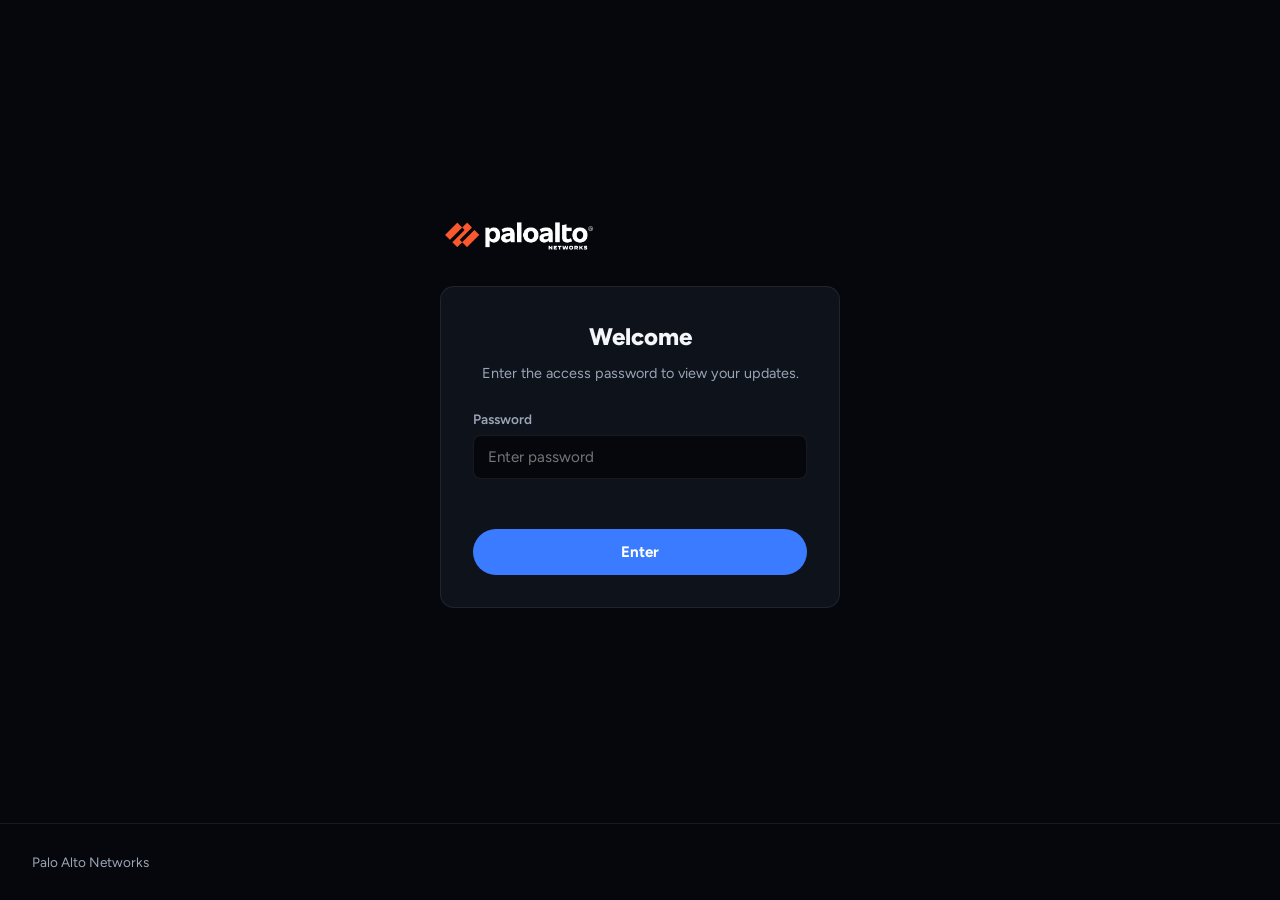
<file: index.html>
<!doctype html>
<html lang="en">
<head>
  <meta charset="UTF-8" />
  <meta name="viewport" content="width=device-width, initial-scale=1.0" />
  <title>Sign In — Palo Alto Networks Updates</title>
  <link rel="stylesheet" href="css/styles.css?v=2" />
</head>
<body>
  <main class="gate">
    <div class="gate-panel">
      <div class="logo-badge">
        <img src="assets/images/panw_RGB_Logo_Negative.png" alt="Palo Alto Networks" />
      </div>
      <div class="card">
        <h1>Welcome</h1>
        <p class="subtitle">Enter the access password to view your updates.</p>
        <form id="login-form" novalidate>
          <div class="form-group">
            <label for="password">Password</label>
            <input type="password" id="password" name="password" placeholder="Enter password" required autocomplete="current-password" />
          </div>
          <p id="form-error" class="form-error"></p>
          <button type="submit" id="submit-btn" class="btn btn-primary">Enter</button>
        </form>
      </div>
    </div>
  </main>

  <footer class="site-footer">
    <span>Palo Alto Networks</span>
  </footer>

  <script src="js/auth.js"></script>
  <script>
    if (isAuthenticated()) {
      window.location.href = "updates.html";
    }

    const form = document.getElementById("login-form");
    const errorMsg = document.getElementById("form-error");
    const submitBtn = document.getElementById("submit-btn");

    form.addEventListener("submit", async (e) => {
      e.preventDefault();
      errorMsg.textContent = "";
      submitBtn.disabled = true;
      submitBtn.textContent = "Checking…";

      const password = form.password.value;
      const ok = await checkPassword(password);
      if (ok) {
        setAuthenticated();
        window.location.href = "updates.html";
      } else {
        errorMsg.textContent = "Incorrect password. Please try again.";
        submitBtn.disabled = false;
        submitBtn.textContent = "Enter";
      }
    });
  </script>
</body>
</html>
</file>
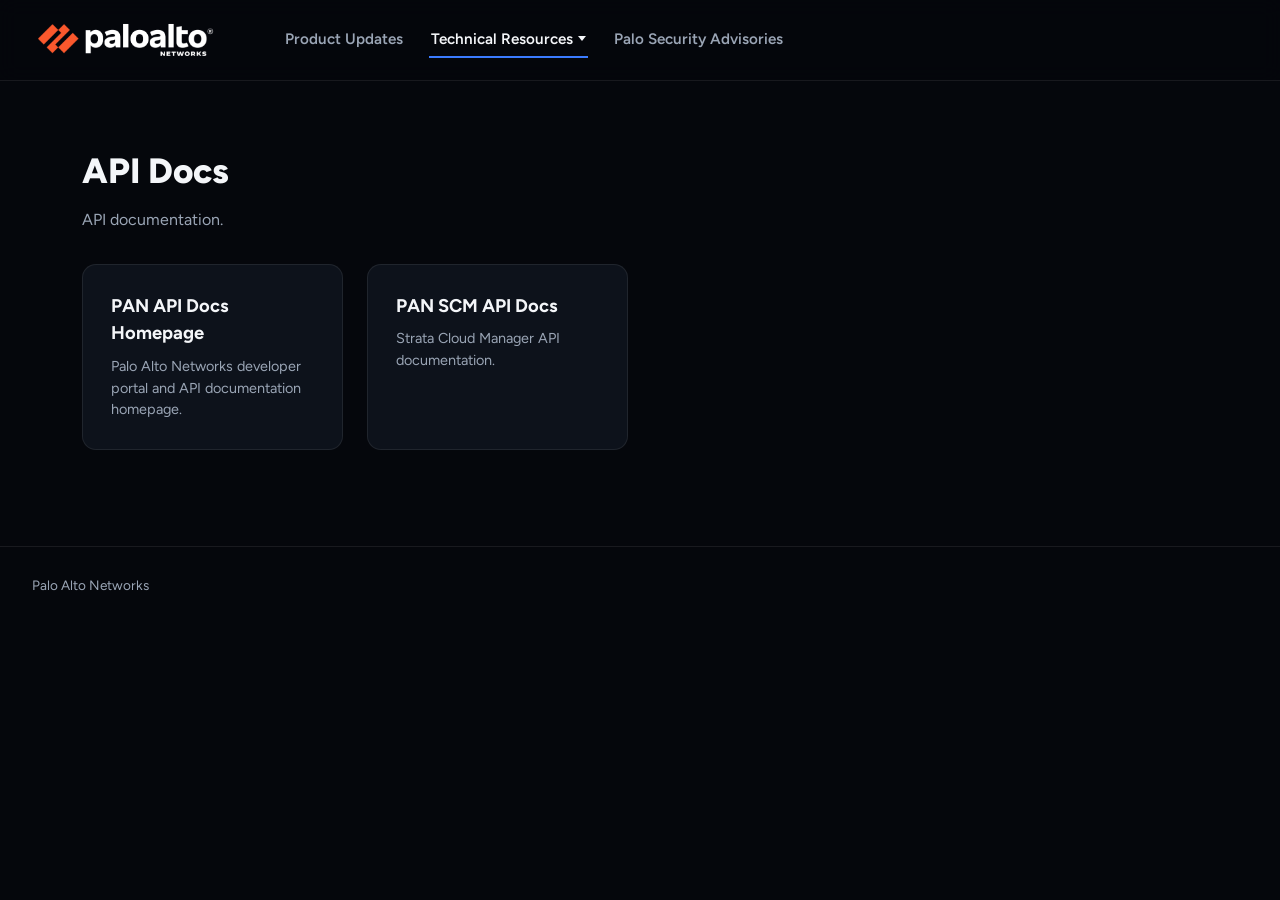
<file: api-docs.html>
<!doctype html>
<html lang="en">
<head>
  <meta charset="UTF-8" />
  <meta name="viewport" content="width=device-width, initial-scale=1.0" />
  <title>API Docs — Palo Alto Networks</title>
  <link rel="stylesheet" href="css/styles.css?v=2" />
</head>
<body>
  <header class="site-header">
    <a class="logo-badge" href="updates.html">
      <img src="assets/images/panw_RGB_Logo_Negative.png" alt="Palo Alto Networks" />
    </a>
    <nav class="site-nav">
      <a href="updates.html">Product Updates</a>
      <div class="nav-dropdown">
        <span class="nav-dropdown-label active">Technical Resources <span class="nav-dropdown-caret"></span></span>
        <div class="nav-dropdown-menu">
          <a href="techdocs.html">Techdocs</a>
          <a href="github.html">Github</a>
          <a href="api-docs.html" class="active">API Docs</a>
          <a href="slide-decks-spreadsheets.html">Slide Decks &amp; Spreadsheets</a>
        </div>
      </div>
      <a href="https://security.paloaltonetworks.com/" target="_blank" rel="noopener noreferrer">Palo Security Advisories</a>
    </nav>
  </header>

  <div class="page-header">
    <h1>API Docs</h1>
    <p>API documentation.</p>
  </div>

  <div class="resource-grid">
    <a class="resource-card" href="https://pan.dev/" target="_blank" rel="noopener noreferrer">
      <h3>PAN API Docs Homepage</h3>
      <p>Palo Alto Networks developer portal and API documentation homepage.</p>
    </a>
    <a class="resource-card" href="https://pan.dev/strata-cloud-manager/" target="_blank" rel="noopener noreferrer">
      <h3>PAN SCM API Docs</h3>
      <p>Strata Cloud Manager API documentation.</p>
    </a>
    <!--
      Add a card per doc:
      <a class="resource-card" href="https://..." target="_blank" rel="noopener noreferrer">
        <h3>Title</h3>
        <p>Short description.</p>
      </a>
    -->
  </div>

  <footer class="site-footer">
    <span>Palo Alto Networks</span>
  </footer>
</body>
</html>
</file>
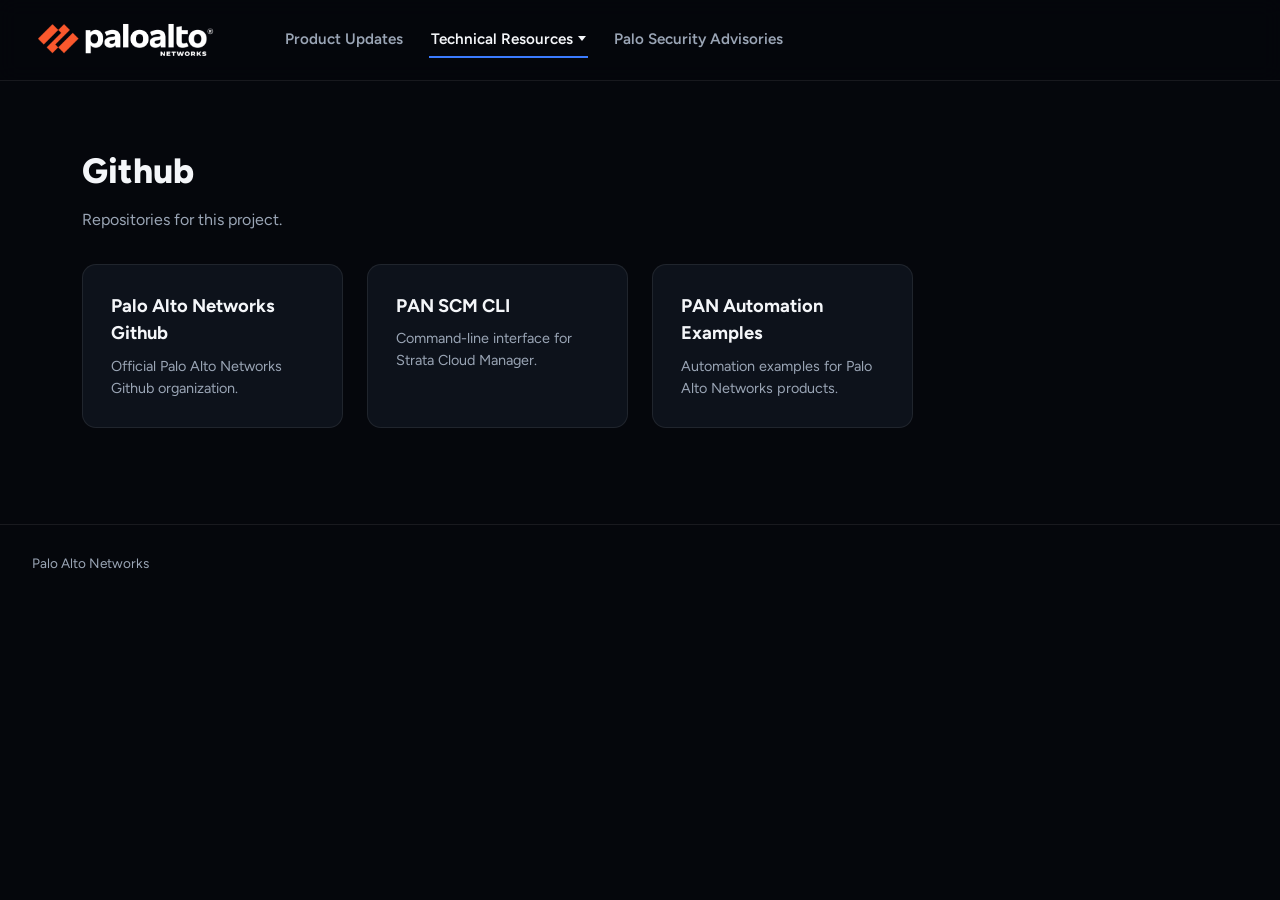
<file: github.html>
<!doctype html>
<html lang="en">
<head>
  <meta charset="UTF-8" />
  <meta name="viewport" content="width=device-width, initial-scale=1.0" />
  <title>Github — Palo Alto Networks</title>
  <link rel="stylesheet" href="css/styles.css?v=2" />
</head>
<body>
  <header class="site-header">
    <a class="logo-badge" href="updates.html">
      <img src="assets/images/panw_RGB_Logo_Negative.png" alt="Palo Alto Networks" />
    </a>
    <nav class="site-nav">
      <a href="updates.html">Product Updates</a>
      <div class="nav-dropdown">
        <span class="nav-dropdown-label active">Technical Resources <span class="nav-dropdown-caret"></span></span>
        <div class="nav-dropdown-menu">
          <a href="techdocs.html">Techdocs</a>
          <a href="github.html" class="active">Github</a>
          <a href="api-docs.html">API Docs</a>
          <a href="slide-decks-spreadsheets.html">Slide Decks &amp; Spreadsheets</a>
        </div>
      </div>
      <a href="https://security.paloaltonetworks.com/" target="_blank" rel="noopener noreferrer">Palo Security Advisories</a>
    </nav>
  </header>

  <div class="page-header">
    <h1>Github</h1>
    <p>Repositories for this project.</p>
  </div>

  <div class="resource-grid">
    <a class="resource-card" href="https://github.com/paloaltonetworks" target="_blank" rel="noopener noreferrer">
      <h3>Palo Alto Networks Github</h3>
      <p>Official Palo Alto Networks Github organization.</p>
    </a>
    <a class="resource-card" href="https://github.com/cdot65/pan-scm-cli" target="_blank" rel="noopener noreferrer">
      <h3>PAN SCM CLI</h3>
      <p>Command-line interface for Strata Cloud Manager.</p>
    </a>
    <a class="resource-card" href="https://github.com/cdot65/paloaltonetworks-automation-examples" target="_blank" rel="noopener noreferrer">
      <h3>PAN Automation Examples</h3>
      <p>Automation examples for Palo Alto Networks products.</p>
    </a>
  </div>

  <footer class="site-footer">
    <span>Palo Alto Networks</span>
  </footer>
</body>
</html>
</file>
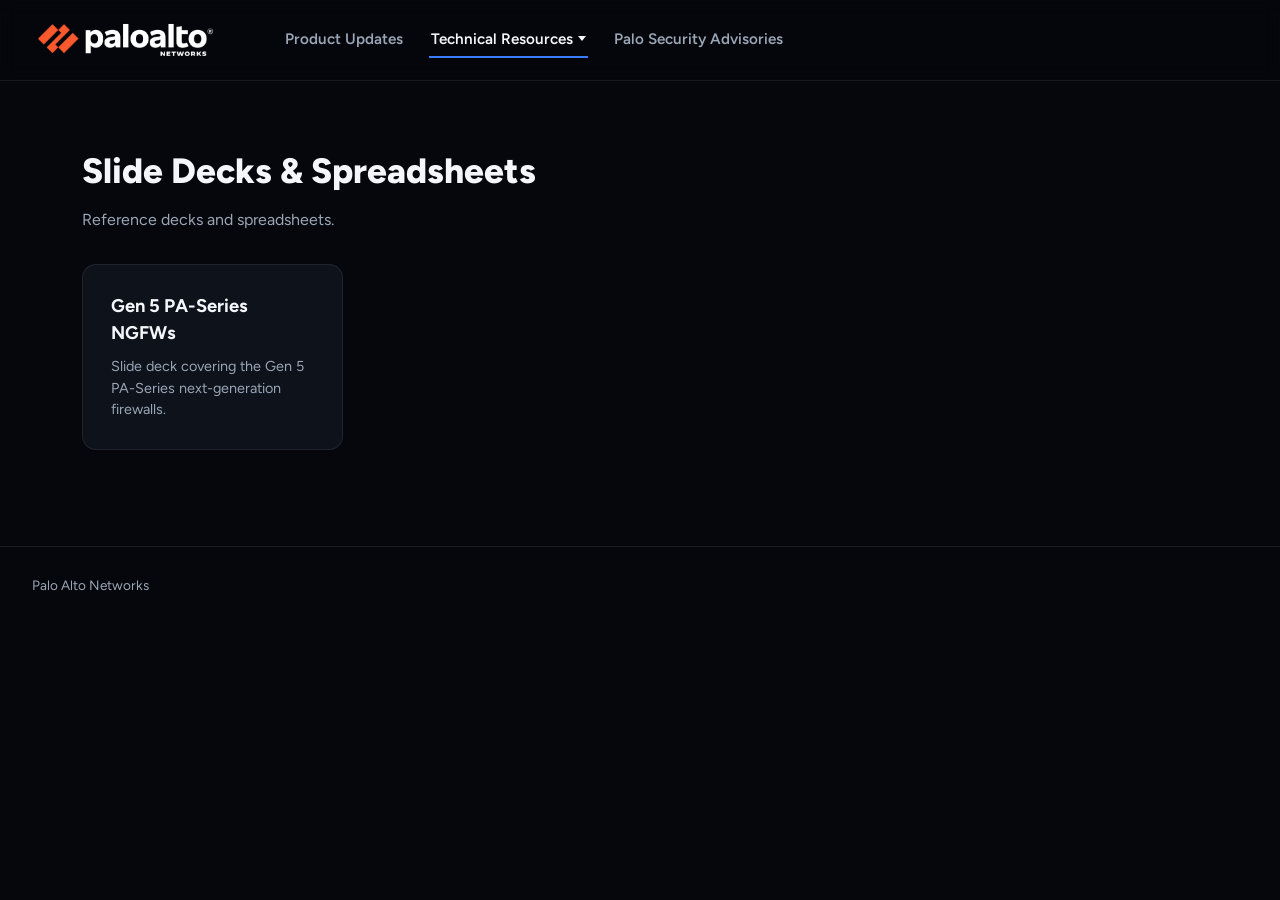
<file: slide-decks-spreadsheets.html>
<!doctype html>
<html lang="en">
<head>
  <meta charset="UTF-8" />
  <meta name="viewport" content="width=device-width, initial-scale=1.0" />
  <title>Slide Decks &amp; Spreadsheets — Palo Alto Networks</title>
  <link rel="stylesheet" href="css/styles.css?v=2" />
</head>
<body>
  <header class="site-header">
    <a class="logo-badge" href="updates.html">
      <img src="assets/images/panw_RGB_Logo_Negative.png" alt="Palo Alto Networks" />
    </a>
    <nav class="site-nav">
      <a href="updates.html">Product Updates</a>
      <div class="nav-dropdown">
        <span class="nav-dropdown-label active">Technical Resources <span class="nav-dropdown-caret"></span></span>
        <div class="nav-dropdown-menu">
          <a href="techdocs.html">Techdocs</a>
          <a href="github.html">Github</a>
          <a href="api-docs.html">API Docs</a>
          <a href="slide-decks-spreadsheets.html" class="active">Slide Decks &amp; Spreadsheets</a>
        </div>
      </div>
      <a href="https://security.paloaltonetworks.com/" target="_blank" rel="noopener noreferrer">Palo Security Advisories</a>
    </nav>
  </header>

  <div class="page-header">
    <h1>Slide Decks &amp; Spreadsheets</h1>
    <p>Reference decks and spreadsheets.</p>
  </div>

  <div class="resource-grid">
    <a class="resource-card" href="https://docs.google.com/presentation/d/1IT4xpRrEgJ7kU9nNoJWMrsO4tOTdKDKlWzwYiy9dtWY/edit?usp=drive_link" target="_blank" rel="noopener noreferrer">
      <h3>Gen 5 PA-Series NGFWs</h3>
      <p>Slide deck covering the Gen 5 PA-Series next-generation firewalls.</p>
    </a>
    <!--
      Add a card per Google Drive link:
      <a class="resource-card" href="https://drive.google.com/..." target="_blank" rel="noopener noreferrer">
        <h3>Title</h3>
        <p>Short description.</p>
      </a>
    -->
  </div>

  <footer class="site-footer">
    <span>Palo Alto Networks</span>
  </footer>
</body>
</html>
</file>
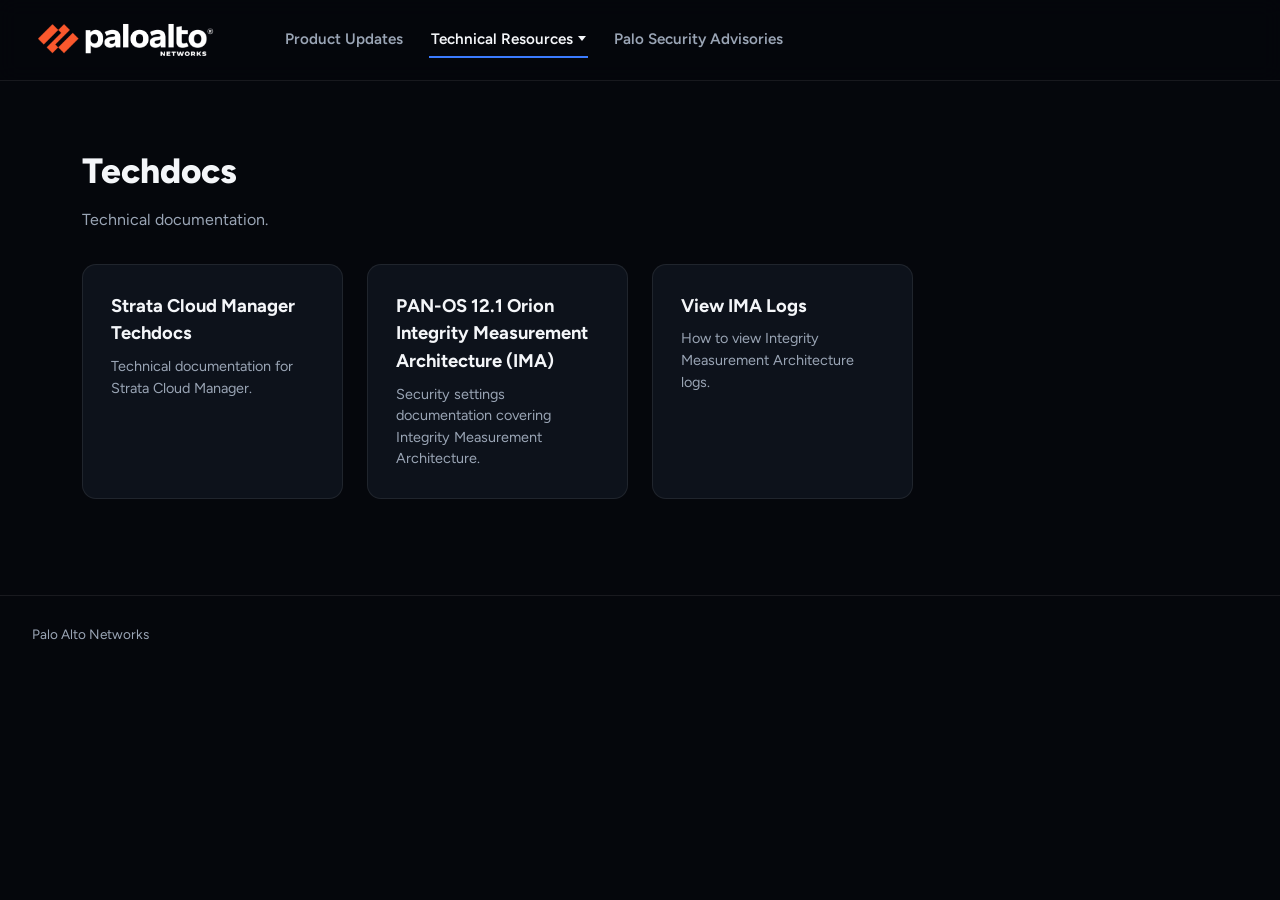
<file: techdocs.html>
<!doctype html>
<html lang="en">
<head>
  <meta charset="UTF-8" />
  <meta name="viewport" content="width=device-width, initial-scale=1.0" />
  <title>Techdocs — Palo Alto Networks</title>
  <link rel="stylesheet" href="css/styles.css?v=2" />
</head>
<body>
  <header class="site-header">
    <a class="logo-badge" href="updates.html">
      <img src="assets/images/panw_RGB_Logo_Negative.png" alt="Palo Alto Networks" />
    </a>
    <nav class="site-nav">
      <a href="updates.html">Product Updates</a>
      <div class="nav-dropdown">
        <span class="nav-dropdown-label active">Technical Resources <span class="nav-dropdown-caret"></span></span>
        <div class="nav-dropdown-menu">
          <a href="techdocs.html" class="active">Techdocs</a>
          <a href="github.html">Github</a>
          <a href="api-docs.html">API Docs</a>
          <a href="slide-decks-spreadsheets.html">Slide Decks &amp; Spreadsheets</a>
        </div>
      </div>
      <a href="https://security.paloaltonetworks.com/" target="_blank" rel="noopener noreferrer">Palo Security Advisories</a>
    </nav>
  </header>

  <div class="page-header">
    <h1>Techdocs</h1>
    <p>Technical documentation.</p>
  </div>

  <div class="resource-grid">
    <a class="resource-card" href="https://docs.paloaltonetworks.com/strata-cloud-manager" target="_blank" rel="noopener noreferrer">
      <h3>Strata Cloud Manager Techdocs</h3>
      <p>Technical documentation for Strata Cloud Manager.</p>
    </a>
    <a class="resource-card" href="https://docs.paloaltonetworks.com/ngfw/administration/security-settings" target="_blank" rel="noopener noreferrer">
      <h3>PAN-OS 12.1 Orion Integrity Measurement Architecture (IMA)</h3>
      <p>Security settings documentation covering Integrity Measurement Architecture.</p>
    </a>
    <a class="resource-card" href="https://docs.paloaltonetworks.com/ngfw/administration/security-settings/view-ima-logs" target="_blank" rel="noopener noreferrer">
      <h3>View IMA Logs</h3>
      <p>How to view Integrity Measurement Architecture logs.</p>
    </a>
    <!--
      Add a card per doc:
      <a class="resource-card" href="https://..." target="_blank" rel="noopener noreferrer">
        <h3>Title</h3>
        <p>Short description.</p>
      </a>
    -->
  </div>

  <footer class="site-footer">
    <span>Palo Alto Networks</span>
  </footer>
</body>
</html>
</file>
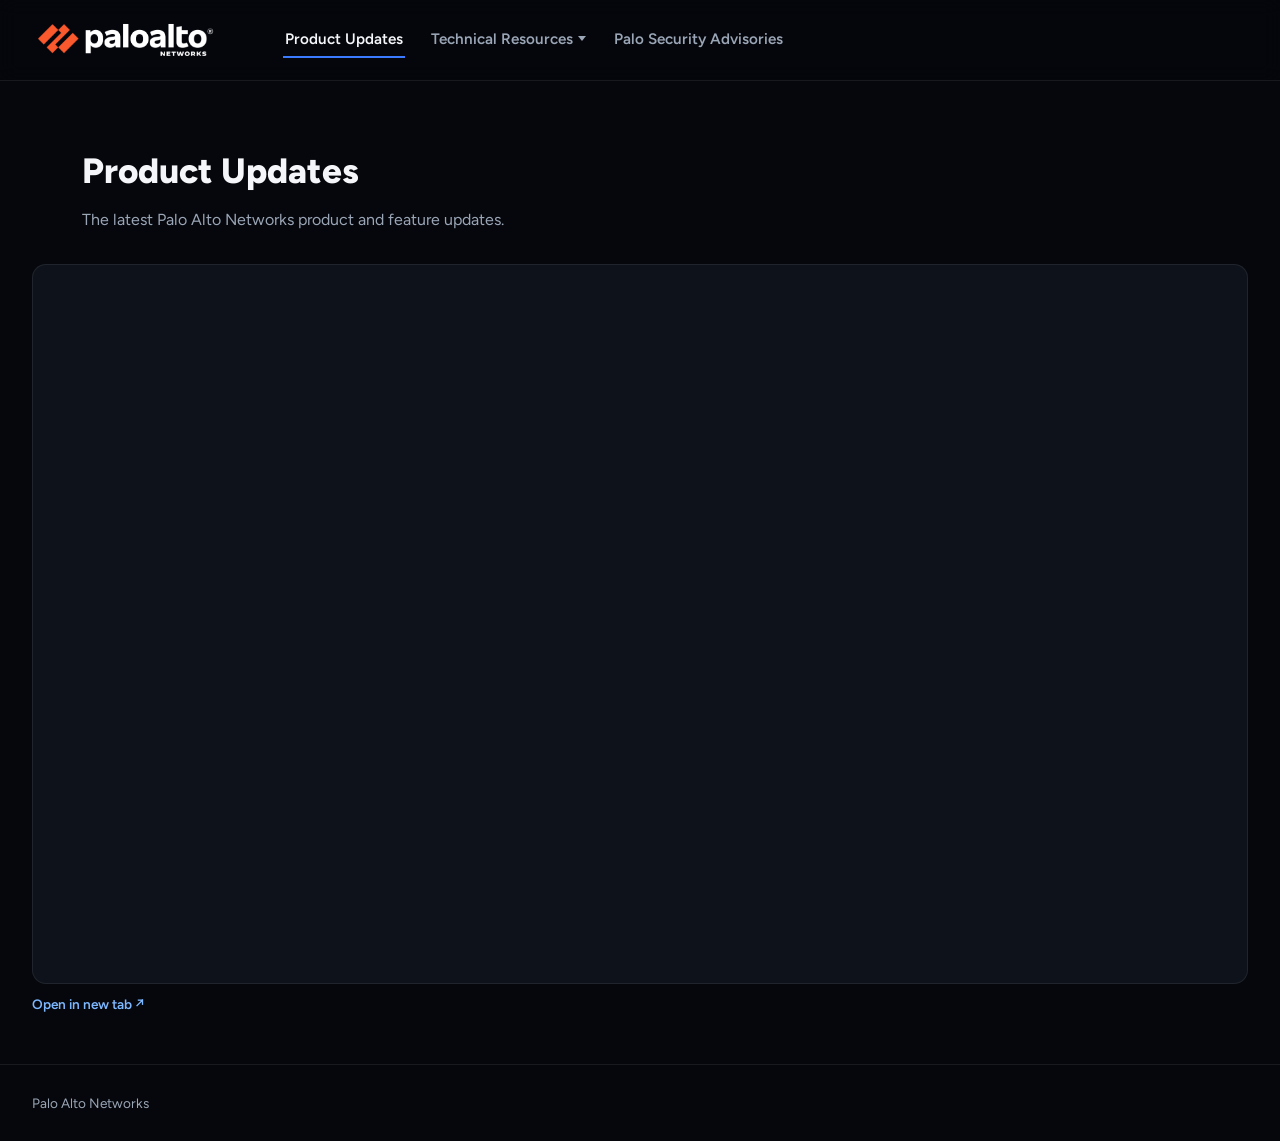
<file: updates.html>
<!doctype html>
<html lang="en">
<head>
  <meta charset="UTF-8" />
  <meta name="viewport" content="width=device-width, initial-scale=1.0" />
  <title>Product Updates — Palo Alto Networks</title>
  <link rel="stylesheet" href="css/styles.css?v=2" />
</head>
<body>
  <header class="site-header">
    <a class="logo-badge" href="updates.html">
      <img src="assets/images/panw_RGB_Logo_Negative.png" alt="Palo Alto Networks" />
    </a>
    <nav class="site-nav">
      <a href="updates.html" class="active">Product Updates</a>
      <div class="nav-dropdown">
        <span class="nav-dropdown-label">Technical Resources <span class="nav-dropdown-caret"></span></span>
        <div class="nav-dropdown-menu">
          <a href="techdocs.html">Techdocs</a>
          <a href="github.html">Github</a>
          <a href="api-docs.html">API Docs</a>
          <a href="slide-decks-spreadsheets.html">Slide Decks &amp; Spreadsheets</a>
        </div>
      </div>
      <a href="https://security.paloaltonetworks.com/" target="_blank" rel="noopener noreferrer">Palo Security Advisories</a>
    </nav>
  </header>

  <div class="page-header">
    <h1>Product Updates</h1>
    <p>The latest Palo Alto Networks product and feature updates.</p>
  </div>

  <div class="embed-wrap">
    <div class="embed-frame">
      <iframe
        src="https://docs.google.com/document/d/1ENMhw5_lD7bFrUW4LXMO7uHbLffbs5cAzGvLKaW2-TU/preview"
        title="Product Updates Newsletter"
        allowfullscreen
      ></iframe>
    </div>
    <a class="embed-open-link" href="https://docs.google.com/document/d/1ENMhw5_lD7bFrUW4LXMO7uHbLffbs5cAzGvLKaW2-TU/edit?usp=sharing" target="_blank" rel="noopener noreferrer">Open in new tab &#8599;</a>
  </div>

  <footer class="site-footer">
    <span>Palo Alto Networks</span>
  </footer>
</body>
</html>
</file>
<file: css/styles.css>
/* ---------- Fonts ---------- */
@font-face { font-family: "Figtree"; font-weight: 300; font-style: normal; src: url("../assets/fonts/Figtree font/Figtree-Light.ttf") format("truetype"); }
@font-face { font-family: "Figtree"; font-weight: 300; font-style: italic; src: url("../assets/fonts/Figtree font/Figtree-LightItalic.ttf") format("truetype"); }
@font-face { font-family: "Figtree"; font-weight: 400; font-style: normal; src: url("../assets/fonts/Figtree font/Figtree-Regular.ttf") format("truetype"); }
@font-face { font-family: "Figtree"; font-weight: 400; font-style: italic; src: url("../assets/fonts/Figtree font/Figtree-Italic.ttf") format("truetype"); }
@font-face { font-family: "Figtree"; font-weight: 500; font-style: normal; src: url("../assets/fonts/Figtree font/Figtree-Medium.ttf") format("truetype"); }
@font-face { font-family: "Figtree"; font-weight: 500; font-style: italic; src: url("../assets/fonts/Figtree font/Figtree-MediumItalic.ttf") format("truetype"); }
@font-face { font-family: "Figtree"; font-weight: 600; font-style: normal; src: url("../assets/fonts/Figtree font/Figtree-SemiBold.ttf") format("truetype"); }
@font-face { font-family: "Figtree"; font-weight: 600; font-style: italic; src: url("../assets/fonts/Figtree font/Figtree-SemiBoldItalic.ttf") format("truetype"); }
@font-face { font-family: "Figtree"; font-weight: 700; font-style: normal; src: url("../assets/fonts/Figtree font/Figtree-Bold.ttf") format("truetype"); }
@font-face { font-family: "Figtree"; font-weight: 700; font-style: italic; src: url("../assets/fonts/Figtree font/Figtree-BoldItalic.ttf") format("truetype"); }
@font-face { font-family: "Figtree"; font-weight: 800; font-style: normal; src: url("../assets/fonts/Figtree font/Figtree-ExtraBold.ttf") format("truetype"); }
@font-face { font-family: "Figtree"; font-weight: 800; font-style: italic; src: url("../assets/fonts/Figtree font/Figtree-ExtraBoldItalic.ttf") format("truetype"); }
@font-face { font-family: "Figtree"; font-weight: 900; font-style: normal; src: url("../assets/fonts/Figtree font/Figtree-Black.ttf") format("truetype"); }
@font-face { font-family: "Figtree"; font-weight: 900; font-style: italic; src: url("../assets/fonts/Figtree font/Figtree-BlackItalic.ttf") format("truetype"); }

/* ---------- Tokens ---------- */
:root {
  --bg: #05070c;
  --bg-elevated: #0d121b;
  --panel-border: rgba(255, 255, 255, 0.08);
  --text: #f4f6f9;
  --text-muted: #9aa5b5;
  --blue: #7db8ff;
  --blue-strong: #3b7bff;
  --orange: #fa582d;
  --error: #ff6b6b;
  --radius: 14px;
}

* { box-sizing: border-box; }

html { scroll-behavior: smooth; }

body {
  margin: 0;
  min-height: 100vh;
  display: flex;
  flex-direction: column;
  background: var(--bg);
  color: var(--text);
  font-family: "Figtree", -apple-system, BlinkMacSystemFont, "Segoe UI", sans-serif;
  line-height: 1.5;
  -webkit-font-smoothing: antialiased;
}

img { max-width: 100%; display: block; }

a { color: inherit; }

/* ---------- Header ---------- */
.site-header {
  position: sticky;
  top: 0;
  z-index: 20;
  display: flex;
  align-items: center;
  justify-content: space-between;
  gap: 24px;
  padding: 14px 32px;
  background: rgba(5, 7, 12, 0.85);
  backdrop-filter: blur(10px);
  border-bottom: 1px solid var(--panel-border);
}

.logo-badge {
  display: inline-flex;
  align-items: center;
  text-decoration: none;
}

.logo-badge > img {
  height: 52px;
  width: auto;
}

.site-nav {
  display: flex;
  align-items: center;
  flex-wrap: wrap;
  row-gap: 8px;
  column-gap: 24px;
  margin-right: auto;
  margin-left: 40px;
}

.site-nav a {
  white-space: nowrap;
  text-decoration: none;
  color: var(--text-muted);
  font-weight: 600;
  font-size: 0.95rem;
  padding: 6px 2px;
  border-bottom: 2px solid transparent;
  transition: color 0.15s ease, border-color 0.15s ease;
}

.site-nav a:hover { color: var(--text); }

.site-nav a.active {
  color: var(--text);
  border-bottom-color: var(--blue-strong);
}

.nav-dropdown {
  position: relative;
}

.nav-dropdown-label {
  display: inline-flex;
  align-items: center;
  gap: 5px;
  white-space: nowrap;
  color: var(--text-muted);
  font-weight: 600;
  font-size: 0.95rem;
  padding: 6px 2px;
  border-bottom: 2px solid transparent;
  cursor: default;
  transition: color 0.15s ease, border-color 0.15s ease;
}

.nav-dropdown-caret {
  display: inline-block;
  width: 0;
  height: 0;
  border-left: 4px solid transparent;
  border-right: 4px solid transparent;
  border-top: 5px solid currentColor;
  transition: transform 0.15s ease;
}

.nav-dropdown:hover .nav-dropdown-label,
.nav-dropdown:focus-within .nav-dropdown-label {
  color: var(--text);
}

.nav-dropdown-label.active {
  color: var(--text);
  border-bottom-color: var(--blue-strong);
}

.nav-dropdown:hover .nav-dropdown-caret,
.nav-dropdown:focus-within .nav-dropdown-caret {
  transform: rotate(180deg);
}

.nav-dropdown-menu {
  position: absolute;
  top: 100%;
  left: 0;
  z-index: 30;
  min-width: 260px;
  padding: 8px;
  border-radius: var(--radius);
  border: 1px solid var(--panel-border);
  background: var(--bg-elevated);
  box-shadow: 0 18px 40px rgba(0, 0, 0, 0.45);
  opacity: 0;
  visibility: hidden;
  transition: opacity 0.15s ease, visibility 0.15s ease;
}

.nav-dropdown:hover .nav-dropdown-menu,
.nav-dropdown:focus-within .nav-dropdown-menu {
  opacity: 1;
  visibility: visible;
}

.nav-dropdown-menu a {
  display: block;
  padding: 9px 12px;
  border-radius: 8px;
  font-size: 0.9rem;
  font-weight: 600;
  color: var(--text-muted);
  text-decoration: none;
  border-bottom: none;
}

.nav-dropdown-menu a:hover,
.nav-dropdown-menu a.active {
  color: var(--text);
  background: rgba(255, 255, 255, 0.06);
}

/* ---------- Buttons ---------- */
.btn {
  display: inline-flex;
  align-items: center;
  justify-content: center;
  gap: 8px;
  padding: 13px 24px;
  border-radius: 999px;
  font-weight: 700;
  font-size: 0.95rem;
  font-family: inherit;
  text-decoration: none;
  border: 1px solid transparent;
  cursor: pointer;
  transition: transform 0.15s ease, background 0.15s ease, opacity 0.15s ease;
}

.btn:hover { transform: translateY(-1px); }
.btn:disabled { opacity: 0.6; cursor: default; transform: none; }

.btn-primary { background: var(--blue-strong); color: #fff; width: 100%; }
.btn-primary:hover { background: #2f6ae8; }

.btn-link {
  color: var(--text);
  font-weight: 700;
  text-decoration: underline;
  text-underline-offset: 4px;
}

/* ---------- Page header ---------- */
.page-header {
  width: 100%;
  padding: 64px 32px 32px;
  max-width: 1180px;
  margin: 0 auto;
}

.page-header h1 {
  margin: 0 0 10px;
  font-size: 2.2rem;
  font-weight: 800;
}

.page-header p { color: var(--text-muted); margin: 0; max-width: 560px; }

/* ---------- Resource cards ---------- */
.resource-grid {
  width: 100%;
  display: grid;
  grid-template-columns: repeat(auto-fill, minmax(240px, 1fr));
  gap: 24px;
  max-width: 1180px;
  margin: 0 auto 96px;
  padding: 0 32px;
}

.resource-card {
  display: flex;
  flex-direction: column;
  gap: 8px;
  padding: 28px;
  border-radius: var(--radius);
  border: 1px solid var(--panel-border);
  background: var(--bg-elevated);
  text-decoration: none;
  color: inherit;
  transition: border-color 0.15s ease, transform 0.15s ease;
}

.resource-card:hover {
  border-color: var(--blue-strong);
  transform: translateY(-3px);
}

.resource-card h3 {
  margin: 0;
  font-size: 1.15rem;
  font-weight: 700;
}

.resource-card p {
  margin: 0;
  color: var(--text-muted);
  font-size: 0.9rem;
}

/* ---------- Embedded documents ---------- */
.embed-wrap {
  width: 100%;
  max-width: 1600px;
  margin: 0 auto 48px;
  padding: 0 32px;
}

.embed-frame {
  position: relative;
  border: 1px solid var(--panel-border);
  border-radius: var(--radius);
  overflow: hidden;
  background: var(--bg-elevated);
  height: 80vh;
  min-height: 700px;
}

.embed-frame iframe {
  width: 100%;
  height: 100%;
  border: 0;
}

.embed-open-link {
  display: inline-block;
  margin-top: 10px;
  font-size: 0.85rem;
  font-weight: 600;
  color: var(--blue);
  text-decoration: none;
}

.embed-open-link:hover { text-decoration: underline; }

.embed-placeholder-note {
  position: absolute;
  inset: 0;
  display: flex;
  flex-direction: column;
  align-items: center;
  justify-content: center;
  gap: 6px;
  padding: 32px;
  text-align: center;
  color: var(--text-muted);
  font-size: 0.95rem;
  background: var(--bg-elevated);
}

.embed-placeholder-note code {
  display: block;
  font-size: 0.8rem;
  color: var(--blue);
}

/* ---------- Login / password gate ---------- */
main.gate {
  flex: 1;
  display: flex;
  align-items: center;
  justify-content: center;
  padding: 32px;
}

.gate-panel { width: 100%; max-width: 400px; }

.gate-panel .logo-badge {
  justify-content: center;
  margin-bottom: 28px;
}

.gate-panel .logo-badge > img { height: 44px; }

.card {
  padding: 32px;
  border-radius: var(--radius);
  border: 1px solid var(--panel-border);
  background: var(--bg-elevated);
}

.card h1 {
  margin: 0 0 8px;
  font-size: 1.5rem;
  font-weight: 800;
  text-align: center;
}

.card p.subtitle {
  margin: 0 0 24px;
  color: var(--text-muted);
  font-size: 0.9rem;
  text-align: center;
}

.form-group { margin-bottom: 18px; }

.form-group label {
  display: block;
  margin-bottom: 6px;
  font-size: 0.85rem;
  font-weight: 600;
  color: var(--text-muted);
}

.form-group input {
  width: 100%;
  padding: 12px 14px;
  border-radius: 8px;
  border: 1px solid var(--panel-border);
  background: var(--bg);
  color: var(--text);
  font-family: inherit;
  font-size: 0.95rem;
}

.form-group input:focus {
  outline: none;
  border-color: var(--blue-strong);
}

.form-error {
  color: var(--error);
  font-size: 0.85rem;
  margin: 0 0 16px;
  min-height: 1.2em;
}

/* ---------- Footer ---------- */
.site-footer {
  padding: 28px 32px;
  border-top: 1px solid var(--panel-border);
  color: var(--text-muted);
  font-size: 0.85rem;
  display: flex;
  align-items: center;
  justify-content: space-between;
  flex-wrap: wrap;
  gap: 12px;
}

.site-footer a {
  color: var(--text-muted);
  text-decoration: none;
}

.site-footer a:hover { color: var(--text); }

@media (max-width: 640px) {
  .site-header { padding: 12px 20px; }
  .site-nav { margin-left: 20px; column-gap: 18px; }
  .page-header { padding: 48px 20px 24px; }
  .resource-grid { padding: 0 20px; }
  .embed-wrap { padding: 0 20px; }
}
</file>
